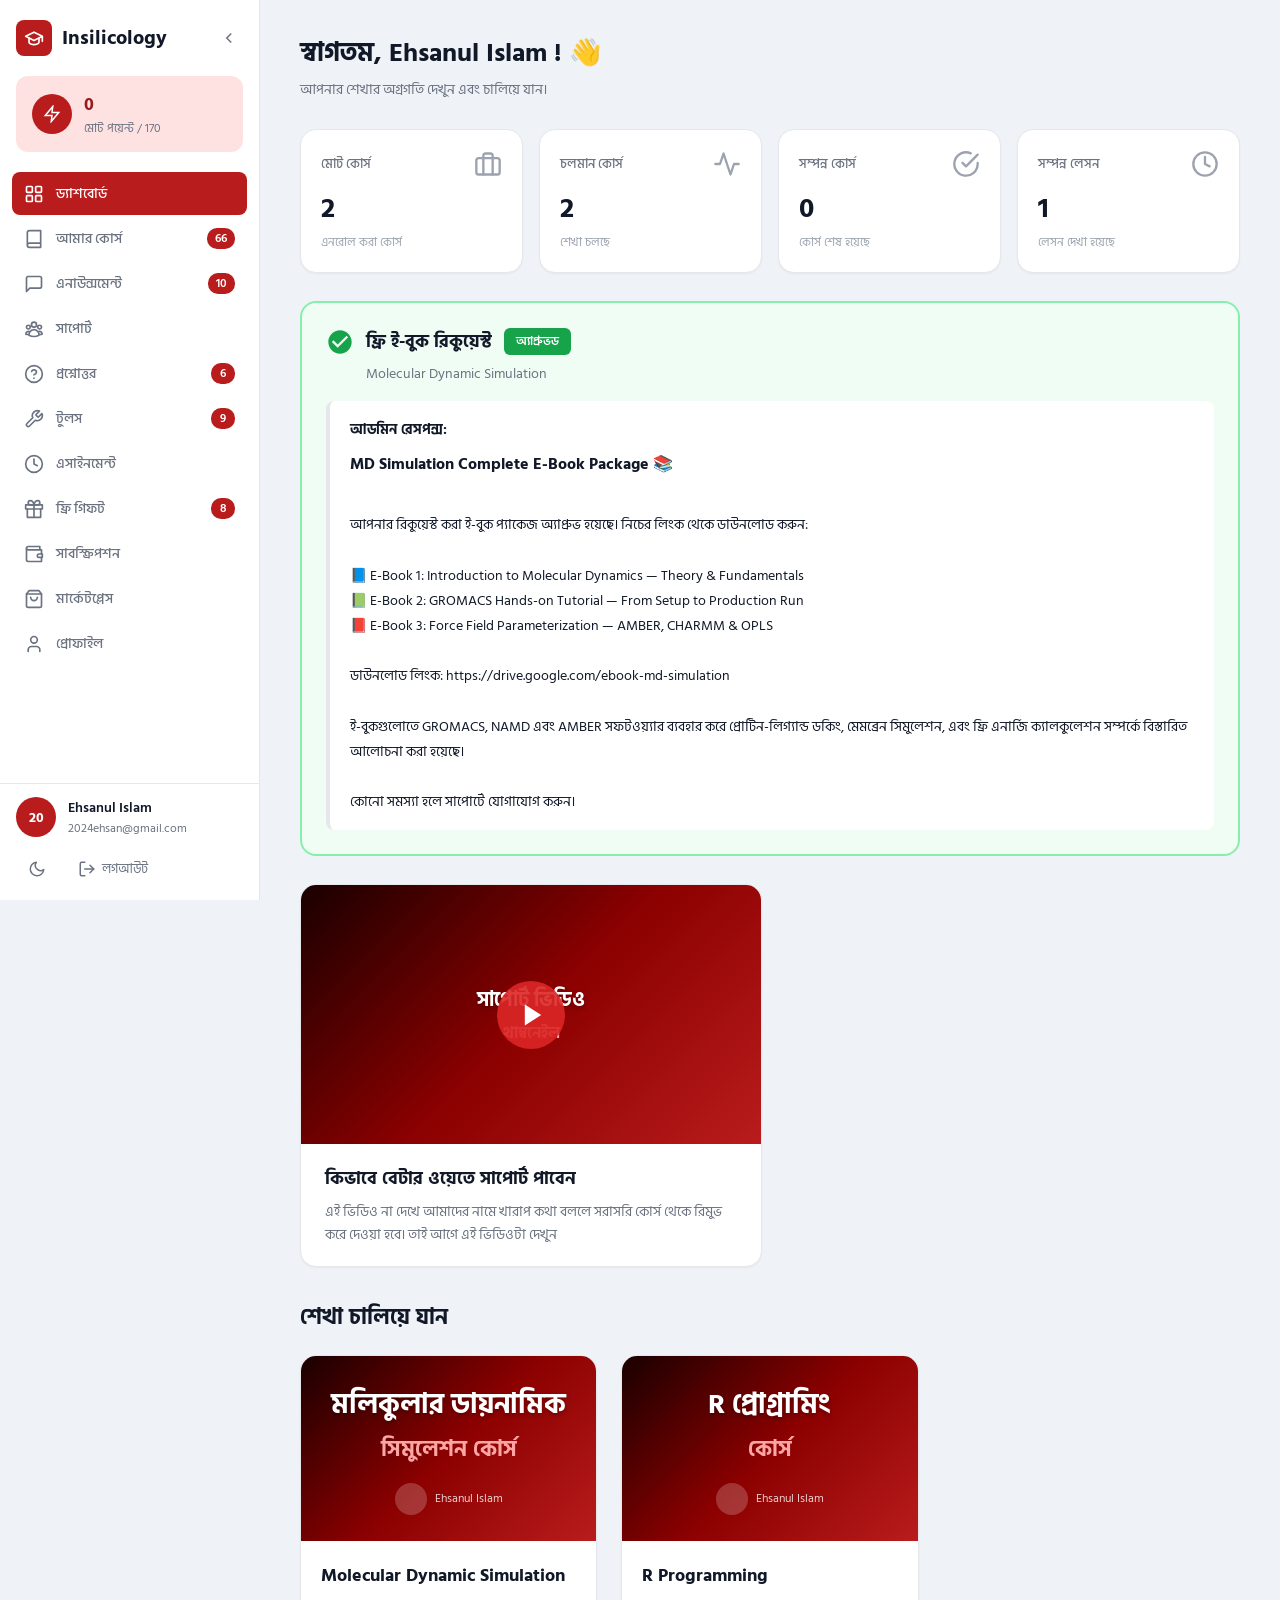
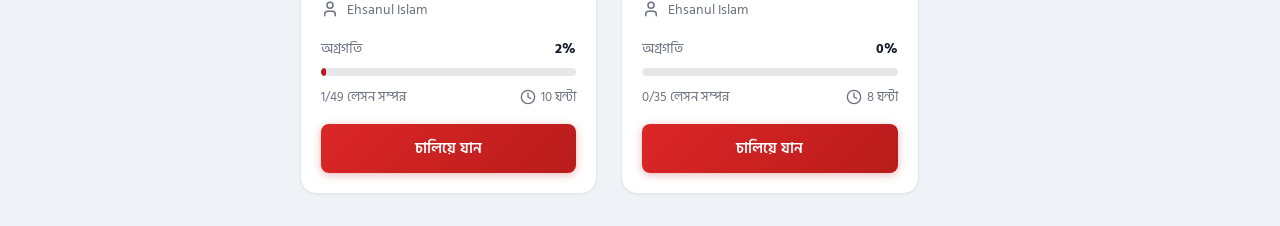
<file: index.html>
<!DOCTYPE html>
<html lang="bn">
<head>
  <meta charset="UTF-8">
  <meta name="viewport" content="width=device-width, initial-scale=1.0">
  <title>Insilicology - ড্যাশবোর্ড</title>
  <meta name="description" content="Insilicology - বাংলাদেশের সেরা অনলাইন লার্নিং প্ল্যাটফর্ম">
  <link rel="stylesheet" href="style.css">
</head>
<body>
  <div class="layout">

    <!-- ═══ MOBILE TOP BAR ═══ -->
    <header class="mobile-topbar" id="mobileTopbar">
      <button class="hamburger-btn" id="hamburgerBtn" aria-label="Open menu">
        <svg viewBox="0 0 24 24" width="24" height="24" fill="none" stroke="currentColor" stroke-width="2" stroke-linecap="round" stroke-linejoin="round"><line x1="3" y1="6" x2="21" y2="6"/><line x1="3" y1="12" x2="21" y2="12"/><line x1="3" y1="18" x2="21" y2="18"/></svg>
      </button>
      <div class="mobile-logo">
        <div class="logo-icon">
          <svg viewBox="0 0 24 24" width="18" height="18" fill="none" stroke="currentColor" stroke-width="2" stroke-linecap="round" stroke-linejoin="round"><path d="M22 10v6M2 10l10-5 10 5-10 5z"/><path d="M6 12v5c0 2 4 3 6 3s6-1 6-3v-5"/></svg>
        </div>
        <span class="logo-text">Insilicology</span>
      </div>
    </header>

    <!-- Sidebar Overlay -->
    <div class="sidebar-overlay" id="sidebarOverlay"></div>

    <!-- ═══ SIDEBAR ═══ -->
    <aside class="sidebar" id="sidebar">
      <div class="sidebar-header">
        <div class="logo">
          <div class="logo-icon">
            <svg viewBox="0 0 24 24" width="20" height="20" fill="none" stroke="currentColor" stroke-width="2" stroke-linecap="round" stroke-linejoin="round"><path d="M22 10v6M2 10l10-5 10 5-10 5z"/><path d="M6 12v5c0 2 4 3 6 3s6-1 6-3v-5"/></svg>
          </div>
          <span class="logo-text">Insilicology</span>
        </div>
        <button class="sidebar-collapse-btn" title="Collapse sidebar">
          <svg viewBox="0 0 24 24" width="18" height="18" fill="none" stroke="currentColor" stroke-width="2"><polyline points="15 18 9 12 15 6"/></svg>
        </button>
      </div>

      <!-- Points Card -->
      <div class="points-card">
        <div class="points-icon">
          <svg viewBox="0 0 24 24" width="18" height="18" fill="none" stroke="currentColor" stroke-width="2"><polygon points="13 2 3 14 12 14 11 22 21 10 12 10 13 2"/></svg>
        </div>
        <div class="points-info">
          <div class="points-value">0</div>
          <div class="points-label">মোট পয়েন্ট / 170</div>
        </div>
      </div>

      <!-- Navigation -->
      <nav class="sidebar-nav">
        <a href="#" class="nav-item active" id="nav-dashboard">
          <span class="nav-icon">
            <svg viewBox="0 0 24 24" fill="none" stroke="currentColor" stroke-width="2" stroke-linecap="round" stroke-linejoin="round"><rect x="3" y="3" width="7" height="7" rx="1"/><rect x="14" y="3" width="7" height="7" rx="1"/><rect x="3" y="14" width="7" height="7" rx="1"/><rect x="14" y="14" width="7" height="7" rx="1"/></svg>
          </span>
          ড্যাশবোর্ড
        </a>
        <a href="#" class="nav-item" id="nav-courses">
          <span class="nav-icon">
            <svg viewBox="0 0 24 24" fill="none" stroke="currentColor" stroke-width="2" stroke-linecap="round" stroke-linejoin="round"><path d="M4 19.5v-15A2.5 2.5 0 0 1 6.5 2H20v20H6.5a2.5 2.5 0 0 1 0-5H20"/></svg>
          </span>
          আমার কোর্স
          <span class="nav-badge">66</span>
        </a>
        <a href="#" class="nav-item" id="nav-announcements">
          <span class="nav-icon">
            <svg viewBox="0 0 24 24" fill="none" stroke="currentColor" stroke-width="2" stroke-linecap="round" stroke-linejoin="round"><path d="M21 15a2 2 0 0 1-2 2H7l-4 4V5a2 2 0 0 1 2-2h14a2 2 0 0 1 2 2z"/></svg>
          </span>
          এনাউন্সমেন্ট
          <span class="nav-badge">10</span>
        </a>
        <a href="#" class="nav-item" id="nav-support">
          <span class="nav-icon">
            <svg viewBox="0 0 24 24" fill="none" stroke="currentColor" stroke-width="2" stroke-linecap="round" stroke-linejoin="round"><path d="M18 18.72a9.094 9.094 0 0 0 3.741-.479 3 3 0 0 0-4.682-2.72m.94 3.198.001.031c0 .225-.012.447-.037.666A11.944 11.944 0 0 1 12 21c-2.17 0-4.207-.576-5.963-1.584A6.062 6.062 0 0 1 6 18.719m12 0a5.971 5.971 0 0 0-.941-3.197m0 0A5.995 5.995 0 0 0 12 12.75a5.995 5.995 0 0 0-5.058 2.772m0 0a3 3 0 0 0-4.681 2.72 8.986 8.986 0 0 0 3.74.477m.94-3.197a5.971 5.971 0 0 0-.94 3.197M15 6.75a3 3 0 1 1-6 0 3 3 0 0 1 6 0zm6 3a2.25 2.25 0 1 1-4.5 0 2.25 2.25 0 0 1 4.5 0zm-13.5 0a2.25 2.25 0 1 1-4.5 0 2.25 2.25 0 0 1 4.5 0z"/></svg>
          </span>
          সাপোর্ট
        </a>
        <a href="#" class="nav-item" id="nav-qa">
          <span class="nav-icon">
            <svg viewBox="0 0 24 24" fill="none" stroke="currentColor" stroke-width="2" stroke-linecap="round" stroke-linejoin="round"><circle cx="12" cy="12" r="10"/><path d="M9.09 9a3 3 0 0 1 5.83 1c0 2-3 3-3 3"/><line x1="12" y1="17" x2="12.01" y2="17"/></svg>
          </span>
          প্রশ্নোত্তর
          <span class="nav-badge">6</span>
        </a>
        <a href="#" class="nav-item" id="nav-tools">
          <span class="nav-icon">
            <svg viewBox="0 0 24 24" fill="none" stroke="currentColor" stroke-width="2" stroke-linecap="round" stroke-linejoin="round"><path d="M14.7 6.3a1 1 0 0 0 0 1.4l1.6 1.6a1 1 0 0 0 1.4 0l3.77-3.77a6 6 0 0 1-7.94 7.94l-6.91 6.91a2.12 2.12 0 0 1-3-3l6.91-6.91a6 6 0 0 1 7.94-7.94l-3.76 3.76z"/></svg>
          </span>
          টুলস
          <span class="nav-badge">9</span>
        </a>
        <a href="#" class="nav-item" id="nav-assignments">
          <span class="nav-icon">
            <svg viewBox="0 0 24 24" fill="none" stroke="currentColor" stroke-width="2" stroke-linecap="round" stroke-linejoin="round"><circle cx="12" cy="12" r="10"/><polyline points="12 6 12 12 16 14"/></svg>
          </span>
          এসাইনমেন্ট
        </a>
        <a href="#" class="nav-item" id="nav-freegift">
          <span class="nav-icon">
            <svg viewBox="0 0 24 24" fill="none" stroke="currentColor" stroke-width="2" stroke-linecap="round" stroke-linejoin="round"><polyline points="20 12 20 22 4 22 4 12"/><rect x="2" y="7" width="20" height="5"/><line x1="12" y1="22" x2="12" y2="7"/><path d="M12 7H7.5a2.5 2.5 0 0 1 0-5C11 2 12 7 12 7z"/><path d="M12 7h4.5a2.5 2.5 0 0 0 0-5C13 2 12 7 12 7z"/></svg>
          </span>
          ফ্রি গিফট
          <span class="nav-badge">8</span>
        </a>
        <a href="#" class="nav-item" id="nav-subscription">
          <span class="nav-icon">
            <svg viewBox="0 0 24 24" fill="none" stroke="currentColor" stroke-width="2" stroke-linecap="round" stroke-linejoin="round"><path d="M21 12V7H5a2 2 0 0 1 0-4h14v4"/><path d="M3 5v14a2 2 0 0 0 2 2h16v-5"/><path d="M18 12a2 2 0 0 0 0 4h4v-4Z"/></svg>
          </span>
          সাবস্ক্রিপশন
        </a>
        <a href="#" class="nav-item" id="nav-marketplace">
          <span class="nav-icon">
            <svg viewBox="0 0 24 24" fill="none" stroke="currentColor" stroke-width="2" stroke-linecap="round" stroke-linejoin="round"><path d="M6 2 3 6v14a2 2 0 0 0 2 2h14a2 2 0 0 0 2-2V6l-3-4z"/><line x1="3" y1="6" x2="21" y2="6"/><path d="M16 10a4 4 0 0 1-8 0"/></svg>
          </span>
          মার্কেটপ্লেস
        </a>
        <a href="#" class="nav-item" id="nav-profile">
          <span class="nav-icon">
            <svg viewBox="0 0 24 24" fill="none" stroke="currentColor" stroke-width="2" stroke-linecap="round" stroke-linejoin="round"><path d="M19 21v-2a4 4 0 0 0-4-4H9a4 4 0 0 0-4 4v2"/><circle cx="12" cy="7" r="4"/></svg>
          </span>
          প্রোফাইল
        </a>
      </nav>

      <!-- Sidebar Footer -->
      <div class="sidebar-footer">
        <div class="user-profile">
          <div class="user-avatar">20</div>
          <div class="user-info">
            <div class="user-name">Ehsanul Islam</div>
            <div class="user-email">2024ehsan@gmail.com</div>
          </div>
        </div>
        <div class="sidebar-actions">
          <button class="action-btn" id="darkModeToggle" title="Toggle Dark Mode">
            <svg viewBox="0 0 24 24" fill="none" stroke="currentColor" stroke-width="2" stroke-linecap="round" stroke-linejoin="round"><path d="M21 12.79A9 9 0 1 1 11.21 3 7 7 0 0 0 21 12.79z"/></svg>
          </button>
          <button class="action-btn" title="লগআউট">
            <svg viewBox="0 0 24 24" fill="none" stroke="currentColor" stroke-width="2" stroke-linecap="round" stroke-linejoin="round"><path d="M9 21H5a2 2 0 0 1-2-2V5a2 2 0 0 1 2-2h4"/><polyline points="16 17 21 12 16 7"/><line x1="21" y1="12" x2="9" y2="12"/></svg>
            লগআউট
          </button>
        </div>
      </div>
    </aside>

    <!-- ═══ MAIN CONTENT ═══ -->
    <main class="main-content">

      <!-- Welcome Header -->
      <div class="welcome-header">
        <h1 class="welcome-title">স্বাগতম, Ehsanul Islam ! 👋</h1>
        <p class="welcome-subtitle">আপনার শেখার অগ্রগতি দেখুন এবং চালিয়ে যান।</p>
      </div>

      <!-- Stats Grid -->
      <div class="stats-grid">
        <div class="stat-card">
          <div class="stat-card-header">
            <span class="stat-label">মোট কোর্স</span>
            <div class="stat-icon">
              <svg viewBox="0 0 24 24" fill="none" stroke="currentColor" stroke-width="2" stroke-linecap="round" stroke-linejoin="round"><rect x="2" y="7" width="20" height="14" rx="2" ry="2"/><path d="M16 21V5a2 2 0 0 0-2-2h-4a2 2 0 0 0-2 2v16"/></svg>
            </div>
          </div>
          <div class="stat-value">2</div>
          <div class="stat-description">এনরোল করা কোর্স</div>
        </div>
        <div class="stat-card">
          <div class="stat-card-header">
            <span class="stat-label">চলমান কোর্স</span>
            <div class="stat-icon">
              <svg viewBox="0 0 24 24" fill="none" stroke="currentColor" stroke-width="2" stroke-linecap="round" stroke-linejoin="round"><polyline points="22 12 18 12 15 21 9 3 6 12 2 12"/></svg>
            </div>
          </div>
          <div class="stat-value">2</div>
          <div class="stat-description">শেখা চলছে</div>
        </div>
        <div class="stat-card">
          <div class="stat-card-header">
            <span class="stat-label">সম্পন্ন কোর্স</span>
            <div class="stat-icon">
              <svg viewBox="0 0 24 24" fill="none" stroke="currentColor" stroke-width="2" stroke-linecap="round" stroke-linejoin="round"><path d="M22 11.08V12a10 10 0 1 1-5.93-9.14"/><polyline points="22 4 12 14.01 9 11.01"/></svg>
            </div>
          </div>
          <div class="stat-value">0</div>
          <div class="stat-description">কোর্স শেষ হয়েছে</div>
        </div>
        <div class="stat-card">
          <div class="stat-card-header">
            <span class="stat-label">সম্পন্ন লেসন</span>
            <div class="stat-icon">
              <svg viewBox="0 0 24 24" fill="none" stroke="currentColor" stroke-width="2" stroke-linecap="round" stroke-linejoin="round"><circle cx="12" cy="12" r="10"/><polyline points="12 6 12 12 16 14"/></svg>
            </div>
          </div>
          <div class="stat-value">1</div>
          <div class="stat-description">লেসন দেখা হয়েছে</div>
        </div>
      </div>

      <!-- Announcement Card -->
      <div class="announcement-card">
        <div class="announcement-header">
          <div class="announcement-check">
            <svg viewBox="0 0 24 24" fill="currentColor"><path d="M12 2C6.48 2 2 6.48 2 12s4.48 10 10 10 10-4.48 10-10S17.52 2 12 2zm-2 15l-5-5 1.41-1.41L10 14.17l7.59-7.59L19 8l-9 9z"/></svg>
          </div>
          <span class="announcement-title">ফ্রি ই-বুক রিকুয়েস্ট</span>
          <span class="announcement-badge">অ্যাপ্রুভড</span>
        </div>
        <div class="announcement-course">Molecular Dynamic Simulation</div>
        <div class="announcement-body">
          <strong>আডমিন রেসপন্স:</strong>
          <div class="credit-title">MD Simulation Complete E-Book Package 📚</div>
          <br>
          আপনার রিকুয়েস্ট করা ই-বুক প্যাকেজ অ্যাপ্রুভ হয়েছে। নিচের লিংক থেকে ডাউনলোড করুন:
          <br><br>
          📘 E-Book 1: Introduction to Molecular Dynamics — Theory & Fundamentals
          <br>
          📗 E-Book 2: GROMACS Hands-on Tutorial — From Setup to Production Run
          <br>
          📕 E-Book 3: Force Field Parameterization — AMBER, CHARMM & OPLS
          <br><br>
          ডাউনলোড লিংক: https://drive.google.com/ebook-md-simulation
          <br><br>
          ই-বুকগুলোতে GROMACS, NAMD এবং AMBER সফটওয়্যার ব্যবহার করে প্রোটিন-লিগ্যান্ড ডকিং, মেমব্রেন সিমুলেশন, এবং ফ্রি এনার্জি ক্যালকুলেশন সম্পর্কে বিস্তারিত আলোচনা করা হয়েছে।
          <br><br>
          কোনো সমস্যা হলে সাপোর্টে যোগাযোগ করুন।
        </div>
      </div>

      <!-- Support Video Card -->
      <div class="support-video-card">
        <div class="video-thumbnail">
          <div style="width:100%;height:100%;background:linear-gradient(135deg,#1a0000 0%,#8B0000 50%,#B91C1C 100%);display:flex;flex-direction:column;align-items:center;justify-content:center;color:white;padding:20px;text-align:center;">
            <div style="font-size:20px;font-weight:800;margin-bottom:4px;text-shadow:0 2px 4px rgba(0,0,0,0.3);">সাপোর্ট ভিডিও</div>
            <div style="font-size:16px;font-weight:700;color:#FCA5A5;">থাম্বনেইল</div>
          </div>
          <div class="play-btn-overlay">
            <svg viewBox="0 0 24 24" fill="currentColor"><polygon points="5 3 19 12 5 21 5 3"/></svg>
          </div>
        </div>
        <div class="video-info">
          <h3 class="video-title">কিভাবে বেটার ওয়েতে সাপোর্ট পাবেন</h3>
          <p class="video-desc">এই ভিডিও না দেখে আমাদের নামে খারাপ কথা বললে সরাসরি কোর্স থেকে রিমুভ করে দেওয়া হবে। তাই আগে এই ভিডিওটা দেখুন</p>
        </div>
      </div>

      <!-- Continue Learning Section -->
      <h2 class="section-title">শেখা চালিয়ে যান</h2>
      <div class="course-grid">
      <div class="course-card">
        <div class="course-image">
          <div style="width:100%;height:100%;background:linear-gradient(135deg,#1a0000 0%,#8B0000 50%,#B91C1C 100%);display:flex;flex-direction:column;align-items:center;justify-content:center;color:white;padding:20px;text-align:center;">
            <div style="font-size:28px;font-weight:800;margin-bottom:4px;text-shadow:0 2px 4px rgba(0,0,0,0.3);">মলিকুলার ডায়নামিক</div>
            <div style="font-size:22px;font-weight:700;color:#FCA5A5;">সিমুলেশন কোর্স</div>
            <div style="margin-top:16px;display:flex;gap:8px;align-items:center;">
              <div style="width:32px;height:32px;background:rgba(255,255,255,0.2);border-radius:50%;"></div>
              <span style="font-size:12px;opacity:0.8;">Ehsanul Islam</span>
            </div>
          </div>
        </div>
        <div class="course-content">
          <h3 class="course-title">Molecular Dynamic Simulation</h3>
          <div class="course-instructor">
            <svg viewBox="0 0 24 24" fill="none" stroke="currentColor" stroke-width="2" stroke-linecap="round" stroke-linejoin="round"><path d="M19 21v-2a4 4 0 0 0-4-4H9a4 4 0 0 0-4 4v2"/><circle cx="12" cy="7" r="4"/></svg>
            Ehsanul Islam
          </div>
          <div class="progress-section">
            <div class="progress-header">
              <span class="progress-label">অগ্রগতি</span>
              <span class="progress-percent">2%</span>
            </div>
            <div class="progress-bar-track">
              <div class="progress-bar-fill" style="width: 2%;"></div>
            </div>
            <div class="progress-meta">
              <span class="progress-meta-item">1/49 লেসন সম্পন্ন</span>
              <span class="progress-meta-item">
                <svg viewBox="0 0 24 24" fill="none" stroke="currentColor" stroke-width="2" stroke-linecap="round" stroke-linejoin="round"><circle cx="12" cy="12" r="10"/><polyline points="12 6 12 12 16 14"/></svg>
                10 ঘন্টা
              </span>
            </div>
          </div>
          <a href="learn.html" class="btn-continue">চালিয়ে যান</a>
        </div>
      </div>

      <div class="course-card">
        <div class="course-image">
          <div style="width:100%;height:100%;background:linear-gradient(135deg,#1a0000 0%,#8B0000 50%,#B91C1C 100%);display:flex;flex-direction:column;align-items:center;justify-content:center;color:white;padding:20px;text-align:center;">
            <div style="font-size:28px;font-weight:800;margin-bottom:4px;text-shadow:0 2px 4px rgba(0,0,0,0.3);">R প্রোগ্রামিং</div>
            <div style="font-size:22px;font-weight:700;color:#FCA5A5;">কোর্স</div>
            <div style="margin-top:16px;display:flex;gap:8px;align-items:center;">
              <div style="width:32px;height:32px;background:rgba(255,255,255,0.2);border-radius:50%;"></div>
              <span style="font-size:12px;opacity:0.8;">Ehsanul Islam</span>
            </div>
          </div>
        </div>
        <div class="course-content">
          <h3 class="course-title">R Programming</h3>
          <div class="course-instructor">
            <svg viewBox="0 0 24 24" fill="none" stroke="currentColor" stroke-width="2" stroke-linecap="round" stroke-linejoin="round"><path d="M19 21v-2a4 4 0 0 0-4-4H9a4 4 0 0 0-4 4v2"/><circle cx="12" cy="7" r="4"/></svg>
            Ehsanul Islam
          </div>
          <div class="progress-section">
            <div class="progress-header">
              <span class="progress-label">অগ্রগতি</span>
              <span class="progress-percent">0%</span>
            </div>
            <div class="progress-bar-track">
              <div class="progress-bar-fill" style="width: 0%;"></div>
            </div>
            <div class="progress-meta">
              <span class="progress-meta-item">0/35 লেসন সম্পন্ন</span>
              <span class="progress-meta-item">
                <svg viewBox="0 0 24 24" fill="none" stroke="currentColor" stroke-width="2" stroke-linecap="round" stroke-linejoin="round"><circle cx="12" cy="12" r="10"/><polyline points="12 6 12 12 16 14"/></svg>
                8 ঘন্টা
              </span>
            </div>
          </div>
          <a href="learn.html" class="btn-continue">চালিয়ে যান</a>
        </div>
      </div>
      </div>

    </main>
  </div>

  <script src="script.js"></script>
</body>
</html>
</file>
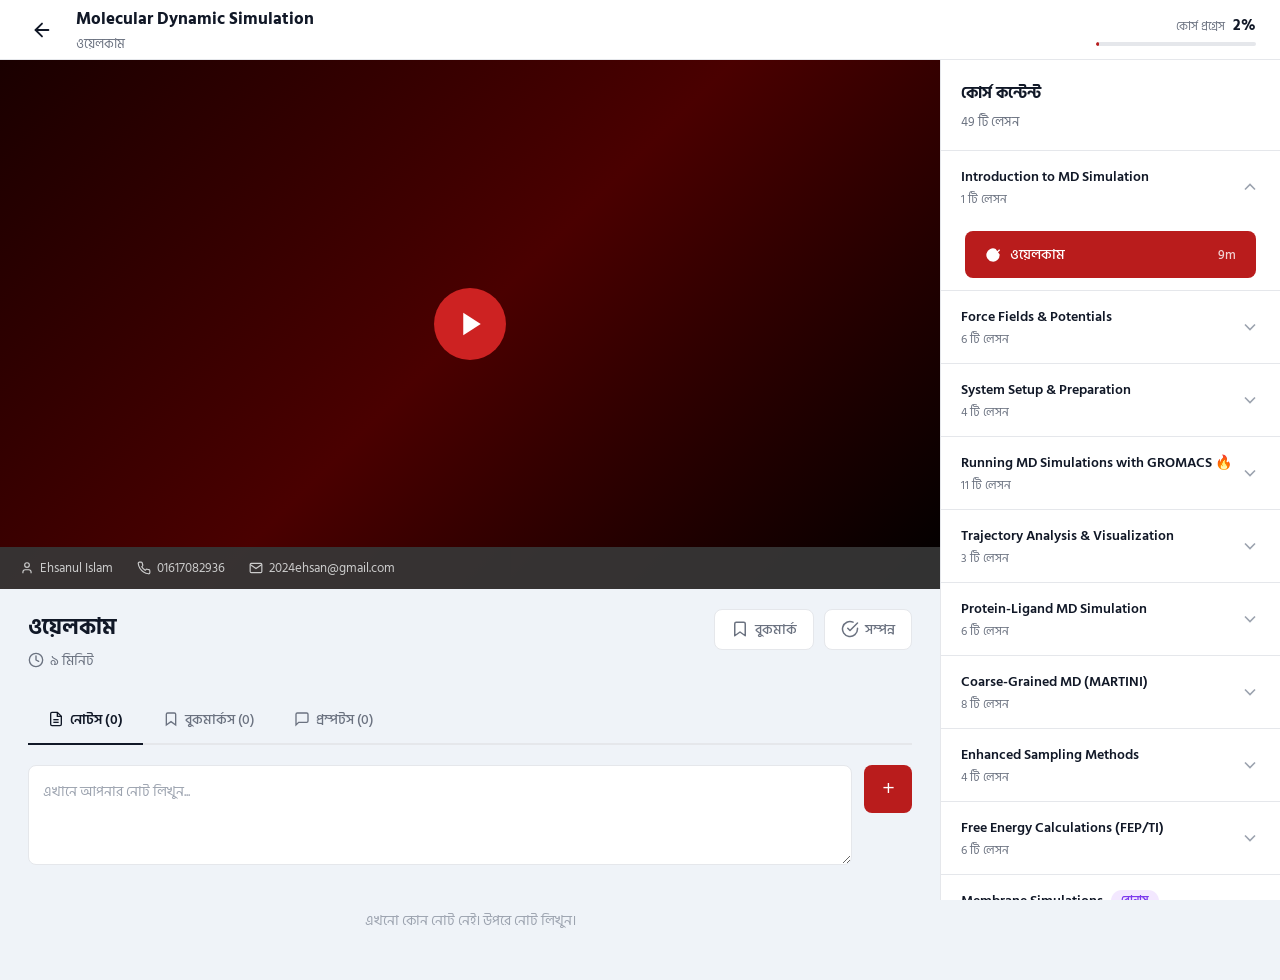
<file: learn.html>
<!DOCTYPE html>
<html lang="bn">
<head>
  <meta charset="UTF-8">
  <meta name="viewport" content="width=device-width, initial-scale=1.0">
  <title>Insilicology - কোর্স লার্নিং</title>
  <meta name="description" content="Insilicology - Molecular Dynamic Simulation কোর্স">
  <link rel="stylesheet" href="learn.css">
</head>
<body>

  <!-- ═══ STICKY HEADER ═══ -->
  <header class="learn-header">
    <a href="index.html" class="back-btn" title="Back to courses">
      <svg viewBox="0 0 24 24" fill="none" stroke="currentColor" stroke-width="2" stroke-linecap="round" stroke-linejoin="round"><line x1="19" y1="12" x2="5" y2="12"/><polyline points="12 19 5 12 12 5"/></svg>
    </a>
    <div class="header-course-info">
      <div class="header-course-title">Molecular Dynamic Simulation</div>
      <div class="header-lesson-name">ওয়েলকাম</div>
    </div>
    <div class="header-progress">
      <div style="display:flex;align-items:baseline;gap:8px;">
        <span class="header-progress-label">কোর্স প্রগ্রেস</span>
        <span class="header-progress-value">2%</span>
      </div>
      <div class="header-progress-bar">
        <div class="header-progress-fill" style="width:2%;"></div>
      </div>
    </div>
  </header>

  <!-- ═══ MAIN LAYOUT ═══ -->
  <div class="learn-layout">

    <!-- Left: Video + Lesson Content -->
    <div class="learn-main">

      <!-- Video Player -->
      <div class="video-container">
        <div class="video-placeholder">
          <div class="play-icon">
            <svg viewBox="0 0 24 24" fill="currentColor"><polygon points="5 3 19 12 5 21 5 3"/></svg>
          </div>
        </div>
        <div class="video-overlay-bar">
          <span class="overlay-item">
            <svg viewBox="0 0 24 24" fill="none" stroke="currentColor" stroke-width="2"><path d="M19 21v-2a4 4 0 0 0-4-4H9a4 4 0 0 0-4 4v2"/><circle cx="12" cy="7" r="4"/></svg>
            Ehsanul Islam
          </span>
          <span class="overlay-item">
            <svg viewBox="0 0 24 24" fill="none" stroke="currentColor" stroke-width="2"><path d="M22 16.92v3a2 2 0 0 1-2.18 2 19.79 19.79 0 0 1-8.63-3.07 19.5 19.5 0 0 1-6-6 19.79 19.79 0 0 1-3.07-8.67A2 2 0 0 1 4.11 2h3a2 2 0 0 1 2 1.72c.127.96.361 1.903.7 2.81a2 2 0 0 1-.45 2.11L8.09 9.91a16 16 0 0 0 6 6l1.27-1.27a2 2 0 0 1 2.11-.45c.907.338 1.85.573 2.81.7A2 2 0 0 1 22 16.92z"/></svg>
            01617082936
          </span>
          <span class="overlay-item">
            <svg viewBox="0 0 24 24" fill="none" stroke="currentColor" stroke-width="2"><path d="M4 4h16c1.1 0 2 .9 2 2v12c0 1.1-.9 2-2 2H4c-1.1 0-2-.9-2-2V6c0-1.1.9-2 2-2z"/><polyline points="22,6 12,13 2,6"/></svg>
            2024ehsan@gmail.com
          </span>
        </div>
      </div>

      <!-- Lesson Info -->
      <div class="lesson-info">
        <div class="lesson-top-row">
          <div class="lesson-title-area">
            <h2>ওয়েলকাম</h2>
            <div class="lesson-duration">
              <svg viewBox="0 0 24 24" fill="none" stroke="currentColor" stroke-width="2" stroke-linecap="round" stroke-linejoin="round"><circle cx="12" cy="12" r="10"/><polyline points="12 6 12 12 16 14"/></svg>
              ৯ মিনিট
            </div>
          </div>
          <div class="lesson-actions">
            <button class="action-button">
              <svg viewBox="0 0 24 24" fill="none" stroke="currentColor" stroke-width="2" stroke-linecap="round" stroke-linejoin="round"><path d="M19 21l-7-5-7 5V5a2 2 0 0 1 2-2h10a2 2 0 0 1 2 2z"/></svg>
              বুকমার্ক
            </button>
            <button class="action-button">
              <svg viewBox="0 0 24 24" fill="none" stroke="currentColor" stroke-width="2" stroke-linecap="round" stroke-linejoin="round"><path d="M22 11.08V12a10 10 0 1 1-5.93-9.14"/><polyline points="22 4 12 14.01 9 11.01"/></svg>
              সম্পন্ন
            </button>
          </div>
        </div>
      </div>

      <!-- Tabs Section -->
      <div class="tabs-section">
        <div class="tabs-header">
          <button class="tab-btn active" data-tab="notes">
            <svg viewBox="0 0 24 24" fill="none" stroke="currentColor" stroke-width="2"><path d="M14 2H6a2 2 0 0 0-2 2v16a2 2 0 0 0 2 2h12a2 2 0 0 0 2-2V8z"/><polyline points="14 2 14 8 20 8"/><line x1="16" y1="13" x2="8" y2="13"/><line x1="16" y1="17" x2="8" y2="17"/></svg>
            নোটস (0)
          </button>
          <button class="tab-btn" data-tab="bookmarks">
            <svg viewBox="0 0 24 24" fill="none" stroke="currentColor" stroke-width="2"><path d="M19 21l-7-5-7 5V5a2 2 0 0 1 2-2h10a2 2 0 0 1 2 2z"/></svg>
            বুকমার্কস (0)
          </button>
          <button class="tab-btn" data-tab="prompts">
            <svg viewBox="0 0 24 24" fill="none" stroke="currentColor" stroke-width="2"><path d="M21 15a2 2 0 0 1-2 2H7l-4 4V5a2 2 0 0 1 2-2h14a2 2 0 0 1 2 2z"/></svg>
            প্রম্পটস (0)
          </button>
        </div>

        <div class="notes-area">
          <textarea class="notes-textarea" placeholder="এখানে আপনার নোট লিখুন..."></textarea>
          <button class="add-note-btn">+</button>
        </div>

        <div class="empty-notes">এখনো কোন নোট নেই। উপরে নোট লিখুন।</div>
      </div>
    </div>

    <!-- Right: Course Content Sidebar -->
    <aside class="course-sidebar">
      <div class="sidebar-heading">
        <h3>কোর্স কন্টেন্ট</h3>
        <span class="lesson-count">49 টি লেসন</span>
      </div>

      <!-- Module 1 - Open with active lesson -->
      <div class="module-item open">
        <div class="module-header" onclick="this.parentElement.classList.toggle('open')">
          <div class="module-title-area">
            <div class="module-title">Introduction to MD Simulation</div>
            <div class="module-lesson-count">1 টি লেসন</div>
          </div>
          <svg class="module-chevron" viewBox="0 0 24 24" fill="none" stroke="currentColor" stroke-width="2"><polyline points="6 9 12 15 18 9"/></svg>
        </div>
        <div class="module-lessons">
          <div class="active-lesson">
            <span>
              <svg viewBox="0 0 24 24" fill="currentColor" width="16" height="16" style="width:16px;height:16px;margin-right:6px;vertical-align:middle;"><path d="M22 11.08V12a10 10 0 1 1-5.93-9.14"/><polyline points="22 4 12 14.01 9 11.01" fill="none" stroke="currentColor" stroke-width="2"/></svg>
              ওয়েলকাম
            </span>
            <span class="active-lesson-duration">9m</span>
          </div>
        </div>
      </div>

      <!-- Module 2 -->
      <div class="module-item">
        <div class="module-header" onclick="this.parentElement.classList.toggle('open')">
          <div class="module-title-area">
            <div class="module-title">Force Fields & Potentials</div>
            <div class="module-lesson-count">6 টি লেসন</div>
          </div>
          <svg class="module-chevron" viewBox="0 0 24 24" fill="none" stroke="currentColor" stroke-width="2"><polyline points="6 9 12 15 18 9"/></svg>
        </div>
        <div class="module-lessons">
          <div class="lesson-list-item"><svg viewBox="0 0 24 24" fill="none" stroke="currentColor" stroke-width="2"><polygon points="5 3 19 12 5 21 5 3"/></svg><span class="lesson-name">Lennard-Jones Potential</span><span class="lesson-time">12m</span></div>
          <div class="lesson-list-item"><svg viewBox="0 0 24 24" fill="none" stroke="currentColor" stroke-width="2"><polygon points="5 3 19 12 5 21 5 3"/></svg><span class="lesson-name">Coulombic Interactions</span><span class="lesson-time">15m</span></div>
          <div class="lesson-list-item"><svg viewBox="0 0 24 24" fill="none" stroke="currentColor" stroke-width="2"><polygon points="5 3 19 12 5 21 5 3"/></svg><span class="lesson-name">AMBER Force Field</span><span class="lesson-time">20m</span></div>
          <div class="lesson-list-item"><svg viewBox="0 0 24 24" fill="none" stroke="currentColor" stroke-width="2"><polygon points="5 3 19 12 5 21 5 3"/></svg><span class="lesson-name">CHARMM Force Field</span><span class="lesson-time">18m</span></div>
          <div class="lesson-list-item"><svg viewBox="0 0 24 24" fill="none" stroke="currentColor" stroke-width="2"><polygon points="5 3 19 12 5 21 5 3"/></svg><span class="lesson-name">OPLS & GROMOS</span><span class="lesson-time">14m</span></div>
          <div class="lesson-list-item"><svg viewBox="0 0 24 24" fill="none" stroke="currentColor" stroke-width="2"><polygon points="5 3 19 12 5 21 5 3"/></svg><span class="lesson-name">Parameterization Basics</span><span class="lesson-time">16m</span></div>
        </div>
      </div>

      <!-- Module 3 -->
      <div class="module-item">
        <div class="module-header" onclick="this.parentElement.classList.toggle('open')">
          <div class="module-title-area">
            <div class="module-title">System Setup & Preparation</div>
            <div class="module-lesson-count">4 টি লেসন</div>
          </div>
          <svg class="module-chevron" viewBox="0 0 24 24" fill="none" stroke="currentColor" stroke-width="2"><polyline points="6 9 12 15 18 9"/></svg>
        </div>
        <div class="module-lessons">
          <div class="lesson-list-item"><svg viewBox="0 0 24 24" fill="none" stroke="currentColor" stroke-width="2"><polygon points="5 3 19 12 5 21 5 3"/></svg><span class="lesson-name">PDB File Preparation</span><span class="lesson-time">22m</span></div>
          <div class="lesson-list-item"><svg viewBox="0 0 24 24" fill="none" stroke="currentColor" stroke-width="2"><polygon points="5 3 19 12 5 21 5 3"/></svg><span class="lesson-name">Solvation & Ionization</span><span class="lesson-time">18m</span></div>
          <div class="lesson-list-item"><svg viewBox="0 0 24 24" fill="none" stroke="currentColor" stroke-width="2"><polygon points="5 3 19 12 5 21 5 3"/></svg><span class="lesson-name">Energy Minimization</span><span class="lesson-time">15m</span></div>
          <div class="lesson-list-item"><svg viewBox="0 0 24 24" fill="none" stroke="currentColor" stroke-width="2"><polygon points="5 3 19 12 5 21 5 3"/></svg><span class="lesson-name">Equilibration (NVT/NPT)</span><span class="lesson-time">25m</span></div>
        </div>
      </div>

      <!-- Module 4 -->
      <div class="module-item">
        <div class="module-header" onclick="this.parentElement.classList.toggle('open')">
          <div class="module-title-area">
            <div class="module-title">Running MD Simulations with GROMACS 🔥</div>
            <div class="module-lesson-count">11 টি লেসন</div>
          </div>
          <svg class="module-chevron" viewBox="0 0 24 24" fill="none" stroke="currentColor" stroke-width="2"><polyline points="6 9 12 15 18 9"/></svg>
        </div>
        <div class="module-lessons"></div>
      </div>

      <!-- Module 5 -->
      <div class="module-item">
        <div class="module-header" onclick="this.parentElement.classList.toggle('open')">
          <div class="module-title-area">
            <div class="module-title">Trajectory Analysis & Visualization</div>
            <div class="module-lesson-count">3 টি লেসন</div>
          </div>
          <svg class="module-chevron" viewBox="0 0 24 24" fill="none" stroke="currentColor" stroke-width="2"><polyline points="6 9 12 15 18 9"/></svg>
        </div>
        <div class="module-lessons"></div>
      </div>

      <!-- Module 6 -->
      <div class="module-item">
        <div class="module-header" onclick="this.parentElement.classList.toggle('open')">
          <div class="module-title-area">
            <div class="module-title">Protein-Ligand MD Simulation</div>
            <div class="module-lesson-count">6 টি লেসন</div>
          </div>
          <svg class="module-chevron" viewBox="0 0 24 24" fill="none" stroke="currentColor" stroke-width="2"><polyline points="6 9 12 15 18 9"/></svg>
        </div>
        <div class="module-lessons"></div>
      </div>

      <!-- Module 7 -->
      <div class="module-item">
        <div class="module-header" onclick="this.parentElement.classList.toggle('open')">
          <div class="module-title-area">
            <div class="module-title">Coarse-Grained MD (MARTINI)</div>
            <div class="module-lesson-count">8 টি লেসন</div>
          </div>
          <svg class="module-chevron" viewBox="0 0 24 24" fill="none" stroke="currentColor" stroke-width="2"><polyline points="6 9 12 15 18 9"/></svg>
        </div>
        <div class="module-lessons"></div>
      </div>

      <!-- Module 8 -->
      <div class="module-item">
        <div class="module-header" onclick="this.parentElement.classList.toggle('open')">
          <div class="module-title-area">
            <div class="module-title">Enhanced Sampling Methods</div>
            <div class="module-lesson-count">4 টি লেসন</div>
          </div>
          <svg class="module-chevron" viewBox="0 0 24 24" fill="none" stroke="currentColor" stroke-width="2"><polyline points="6 9 12 15 18 9"/></svg>
        </div>
        <div class="module-lessons"></div>
      </div>

      <!-- Module 9 -->
      <div class="module-item">
        <div class="module-header" onclick="this.parentElement.classList.toggle('open')">
          <div class="module-title-area">
            <div class="module-title">Free Energy Calculations (FEP/TI)</div>
            <div class="module-lesson-count">6 টি লেসন</div>
          </div>
          <svg class="module-chevron" viewBox="0 0 24 24" fill="none" stroke="currentColor" stroke-width="2"><polyline points="6 9 12 15 18 9"/></svg>
        </div>
        <div class="module-lessons"></div>
      </div>

      <!-- Module 10 - Bonus -->
      <div class="module-item">
        <div class="module-header" onclick="this.parentElement.classList.toggle('open')">
          <div class="module-title-area">
            <div class="module-title">Membrane Simulations <span class="badge badge-bonus">বোনাস</span></div>
            <div class="module-lesson-count">5 টি লেসন</div>
          </div>
          <svg class="module-chevron" viewBox="0 0 24 24" fill="none" stroke="currentColor" stroke-width="2"><polyline points="6 9 12 15 18 9"/></svg>
        </div>
        <div class="module-lessons"></div>
      </div>

      <!-- Module 11 - Bonus -->
      <div class="module-item">
        <div class="module-header" onclick="this.parentElement.classList.toggle('open')">
          <div class="module-title-area">
            <div class="module-title">Advanced Visualization with VMD & PyMOL <span class="badge badge-bonus">বোনাস</span></div>
            <div class="module-lesson-count">4 টি লেসন</div>
          </div>
          <svg class="module-chevron" viewBox="0 0 24 24" fill="none" stroke="currentColor" stroke-width="2"><polyline points="6 9 12 15 18 9"/></svg>
        </div>
        <div class="module-lessons"></div>
      </div>

      <!-- Module 12 - Bonus -->
      <div class="module-item">
        <div class="module-header" onclick="this.parentElement.classList.toggle('open')">
          <div class="module-title-area">
            <div class="module-title">Machine Learning in MD <span class="badge badge-bonus">বোনাস</span></div>
            <div class="module-lesson-count">4 টি লেসন</div>
          </div>
          <svg class="module-chevron" viewBox="0 0 24 24" fill="none" stroke="currentColor" stroke-width="2"><polyline points="6 9 12 15 18 9"/></svg>
        </div>
        <div class="module-lessons"></div>
      </div>

      <!-- Module 13 - Bonus + Upcoming -->
      <div class="module-item">
        <div class="module-header" onclick="this.parentElement.classList.toggle('open')">
          <div class="module-title-area">
            <div class="module-title">QM/MM Hybrid Simulations <span class="badge badge-bonus">বোনাস</span></div>
            <div style="display:flex;align-items:center;gap:6px;margin-top:4px;">
              <span class="badge badge-upcoming">🕐 আপকামিং</span>
            </div>
            <div class="module-lesson-count" style="font-size:11px;color:#2563EB;">৪৫ এপ্রি, ০৫:০৬ PM</div>
          </div>
          <svg class="module-chevron" viewBox="0 0 24 24" fill="none" stroke="currentColor" stroke-width="2"><polyline points="6 9 12 15 18 9"/></svg>
        </div>
        <div class="module-lessons"></div>
      </div>

    </aside>
  </div>

  <script>
    // Tab switching
    document.querySelectorAll('.tab-btn').forEach(btn => {
      btn.addEventListener('click', () => {
        document.querySelectorAll('.tab-btn').forEach(b => b.classList.remove('active'));
        btn.classList.add('active');
      });
    });
  </script>
</body>
</html>
</file>
<file: style.css>
@import url('https://fonts.googleapis.com/css2?family=Hind+Siliguri:wght@300;400;500;600;700&display=swap');

/* ═══════════════════════════════════════════
   CSS Variables / Design Tokens
   ═══════════════════════════════════════════ */
:root {
  --primary: #B91C1C;
  --primary-light: rgba(185, 28, 28, 0.1);
  --primary-foreground: #ffffff;

  --bg-page: #EFF3F8;
  --bg-card: #ffffff;
  --bg-sidebar: #ffffff;

  --text-primary: #111827;
  --text-secondary: #6B7280;
  --text-muted: #9CA3AF;

  --border-color: #E5E7EB;
  --shadow-sm: 0 1px 2px rgba(0,0,0,0.05);
  --shadow-md: 0 4px 6px -1px rgba(0,0,0,0.07), 0 2px 4px -2px rgba(0,0,0,0.05);

  --radius-md: 8px;
  --radius-lg: 12px;
  --radius-xl: 16px;

  --sidebar-width: 260px;

  --announcement-bg: #F0FDF4;
  --announcement-border: #86EFAC;
  --approved-bg: #16A34A;
  --approved-text: #ffffff;

  --points-bg: #FEE2E2;
  --points-text: #991B1B;
}

/* Dark mode */
.dark {
  --bg-page: #0F172A;
  --bg-card: #1E293B;
  --bg-sidebar: #1E293B;
  --text-primary: #F1F5F9;
  --text-secondary: #94A3B8;
  --text-muted: #64748B;
  --border-color: #334155;
  --shadow-sm: 0 1px 2px rgba(0,0,0,0.3);
  --shadow-md: 0 4px 6px rgba(0,0,0,0.3);
  --announcement-bg: #052e16;
  --announcement-border: #166534;
  --points-bg: rgba(185, 28, 28, 0.2);
  --points-text: #FCA5A5;
}

/* ═══════════════════════════════════════════
   Reset / Base
   ═══════════════════════════════════════════ */
*, *::before, *::after {
  margin: 0;
  padding: 0;
  box-sizing: border-box;
}

html {
  font-size: 16px;
  scroll-behavior: smooth;
}

body {
  font-family: 'Hind Siliguri', sans-serif;
  background: var(--bg-page);
  color: var(--text-primary);
  min-height: 100vh;
  display: flex;
  transition: background 0.3s ease, color 0.3s ease;
}

a { text-decoration: none; color: inherit; }
button { border: none; cursor: pointer; font-family: inherit; }
img { max-width: 100%; display: block; }

/* ═══════════════════════════════════════════
   Layout
   ═══════════════════════════════════════════ */
.layout {
  display: flex;
  width: 100%;
  min-height: 100vh;
}

/* ═══════════════════════════════════════════
   Sidebar
   ═══════════════════════════════════════════ */
.sidebar {
  width: var(--sidebar-width);
  background: var(--bg-sidebar);
  border-right: 1px solid var(--border-color);
  display: flex;
  flex-direction: column;
  position: fixed;
  top: 0;
  left: 0;
  bottom: 0;
  z-index: 50;
  transition: background 0.3s ease, border-color 0.3s ease;
}

.sidebar-header {
  padding: 20px 16px 8px;
  display: flex;
  align-items: center;
  justify-content: space-between;
}

.logo {
  display: flex;
  align-items: center;
  gap: 10px;
}

.logo-icon {
  width: 36px;
  height: 36px;
  background: var(--primary);
  border-radius: var(--radius-md);
  display: flex;
  align-items: center;
  justify-content: center;
  color: white;
  font-size: 18px;
}

.logo-text {
  font-size: 20px;
  font-weight: 700;
  color: var(--text-primary);
}

.sidebar-collapse-btn {
  width: 28px;
  height: 28px;
  background: transparent;
  color: var(--text-secondary);
  display: flex;
  align-items: center;
  justify-content: center;
  border-radius: 6px;
  font-size: 18px;
  transition: background 0.2s;
}
.sidebar-collapse-btn:hover {
  background: var(--primary-light);
}

/* Points Card */
.points-card {
  margin: 12px 16px;
  padding: 14px 16px;
  background: var(--points-bg);
  border-radius: var(--radius-lg);
  display: flex;
  align-items: center;
  gap: 12px;
}

.points-icon {
  width: 40px;
  height: 40px;
  background: var(--primary);
  border-radius: 50%;
  display: flex;
  align-items: center;
  justify-content: center;
  color: white;
  font-size: 18px;
}

.points-info {
  flex: 1;
}

.points-value {
  font-size: 18px;
  font-weight: 700;
  color: var(--points-text);
}

.points-label {
  font-size: 12px;
  color: var(--text-secondary);
}

/* Sidebar Nav */
.sidebar-nav {
  flex: 1;
  overflow-y: auto;
  padding: 8px 12px;
}

.nav-item {
  display: flex;
  align-items: center;
  gap: 12px;
  padding: 10px 12px;
  border-radius: var(--radius-md);
  font-size: 14px;
  font-weight: 500;
  color: var(--text-secondary);
  transition: all 0.2s ease;
  margin-bottom: 2px;
  position: relative;
  cursor: pointer;
}

.nav-item:hover {
  background: var(--primary-light);
  color: var(--primary);
}

.nav-item.active {
  background: var(--primary);
  color: var(--primary-foreground);
}

.nav-item .nav-icon {
  width: 20px;
  height: 20px;
  display: flex;
  align-items: center;
  justify-content: center;
  font-size: 16px;
  flex-shrink: 0;
}

.nav-item .nav-icon svg {
  width: 20px;
  height: 20px;
}

.nav-badge {
  margin-left: auto;
  padding: 1px 8px;
  border-radius: 10px;
  font-size: 12px;
  font-weight: 600;
  min-width: 24px;
  text-align: center;
}

.nav-item:not(.active) .nav-badge {
  background: var(--primary);
  color: var(--primary-foreground);
}

.nav-item.active .nav-badge {
  background: rgba(255,255,255,0.2);
  color: var(--primary-foreground);
}

/* Sidebar Footer */
.sidebar-footer {
  border-top: 1px solid var(--border-color);
  padding: 12px 16px;
}

.user-profile {
  display: flex;
  align-items: center;
  gap: 12px;
  margin-bottom: 12px;
}

.user-avatar {
  width: 40px;
  height: 40px;
  border-radius: 50%;
  background: var(--primary);
  display: flex;
  align-items: center;
  justify-content: center;
  color: white;
  font-weight: 700;
  font-size: 14px;
  flex-shrink: 0;
}

.user-info {
  flex: 1;
  min-width: 0;
}

.user-name {
  font-size: 14px;
  font-weight: 600;
  color: var(--text-primary);
  white-space: nowrap;
  overflow: hidden;
  text-overflow: ellipsis;
}

.user-email {
  font-size: 12px;
  color: var(--text-secondary);
  white-space: nowrap;
  overflow: hidden;
  text-overflow: ellipsis;
}

.sidebar-actions {
  display: flex;
  align-items: center;
  gap: 8px;
}

.action-btn {
  display: flex;
  align-items: center;
  gap: 6px;
  padding: 8px 12px;
  background: transparent;
  color: var(--text-secondary);
  border-radius: var(--radius-md);
  font-size: 13px;
  transition: all 0.2s;
}

.action-btn:hover {
  background: var(--primary-light);
  color: var(--primary);
}

.action-btn svg {
  width: 18px;
  height: 18px;
}

/* ═══════════════════════════════════════════
   Main Content
   ═══════════════════════════════════════════ */
.main-content {
  margin-left: var(--sidebar-width);
  flex: 1;
  padding: 32px 40px;
  max-width: 100%;
}

/* Welcome Header */
.welcome-header {
  margin-bottom: 28px;
}

.welcome-title {
  font-size: 26px;
  font-weight: 700;
  color: var(--text-primary);
  margin-bottom: 4px;
}

.welcome-subtitle {
  font-size: 14px;
  color: var(--text-secondary);
}

/* Stat Cards Grid */
.stats-grid {
  display: grid;
  grid-template-columns: repeat(4, 1fr);
  gap: 16px;
  margin-bottom: 28px;
}

.stat-card {
  background: var(--bg-card);
  border: 1px solid var(--border-color);
  border-radius: var(--radius-xl);
  padding: 20px;
  box-shadow: var(--shadow-sm);
  transition: transform 0.2s ease, box-shadow 0.2s ease, background 0.3s ease;
}

.stat-card:hover {
  transform: translateY(-2px);
  box-shadow: var(--shadow-md);
}

.stat-card-header {
  display: flex;
  align-items: center;
  justify-content: space-between;
  margin-bottom: 8px;
}

.stat-label {
  font-size: 13px;
  color: var(--text-secondary);
  font-weight: 500;
}

.stat-icon {
  width: 28px;
  height: 28px;
  color: var(--text-muted);
}

.stat-icon svg {
  width: 100%;
  height: 100%;
}

.stat-value {
  font-size: 28px;
  font-weight: 700;
  color: var(--text-primary);
  margin-bottom: 2px;
}

.stat-description {
  font-size: 12px;
  color: var(--text-muted);
}

/* ═══════════════════════════════════════════
   Announcement Card
   ═══════════════════════════════════════════ */
.announcement-card {
  background: var(--announcement-bg);
  border: 2px solid var(--announcement-border);
  border-radius: var(--radius-xl);
  padding: 24px;
  margin-bottom: 28px;
  transition: background 0.3s ease, border-color 0.3s ease;
}

.announcement-header {
  display: flex;
  align-items: center;
  gap: 12px;
  margin-bottom: 6px;
}

.announcement-check {
  width: 28px;
  height: 28px;
  color: #16A34A;
  flex-shrink: 0;
}

.announcement-title {
  font-size: 18px;
  font-weight: 700;
  color: var(--text-primary);
}

.announcement-badge {
  display: inline-block;
  padding: 4px 12px;
  background: var(--approved-bg);
  color: var(--approved-text);
  border-radius: 6px;
  font-size: 12px;
  font-weight: 600;
}

.announcement-course {
  font-size: 14px;
  color: var(--text-secondary);
  margin-bottom: 16px;
  padding-left: 40px;
}

.announcement-body {
  background: var(--bg-card);
  border-radius: var(--radius-md);
  padding: 16px 20px;
  border-left: 4px solid var(--border-color);
  font-size: 14px;
  color: var(--text-primary);
  line-height: 1.8;
}

.announcement-body strong {
  display: block;
  margin-bottom: 4px;
}

.announcement-body .credit-title {
  font-size: 16px;
  font-weight: 700;
  margin: 8px 0;
}

/* ═══════════════════════════════════════════
   Video / Support Card
   ═══════════════════════════════════════════ */
.support-video-card {
  background: var(--bg-card);
  border: 1px solid var(--border-color);
  border-radius: var(--radius-xl);
  overflow: hidden;
  margin-bottom: 32px;
  box-shadow: var(--shadow-sm);
  transition: background 0.3s ease;
  max-width: calc(50% - 8px); /* Takes up 2 stat-card columns worth of space */
}

.video-thumbnail {
  position: relative;
  width: 100%;
  aspect-ratio: 16/9;
  background: #1a1a1a;
  overflow: hidden;
}

.video-thumbnail img {
  width: 100%;
  height: 100%;
  object-fit: cover;
  opacity: 0.85;
}

.play-btn-overlay {
  position: absolute;
  top: 50%;
  left: 50%;
  transform: translate(-50%, -50%);
  width: 68px;
  height: 68px;
  background: rgba(220, 38, 38, 0.9);
  border-radius: 50%;
  display: flex;
  align-items: center;
  justify-content: center;
  transition: transform 0.2s ease, background 0.2s ease;
  cursor: pointer;
}

.play-btn-overlay:hover {
  transform: translate(-50%, -50%) scale(1.1);
  background: rgba(220, 38, 38, 1);
}

.play-btn-overlay svg {
  width: 28px;
  height: 28px;
  color: white;
  margin-left: 3px;
}

.video-info {
  padding: 20px 24px;
}

.video-title {
  font-size: 18px;
  font-weight: 700;
  color: var(--text-primary);
  margin-bottom: 8px;
}

.video-desc {
  font-size: 14px;
  color: var(--text-secondary);
  line-height: 1.6;
}

/* ═══════════════════════════════════════════
   Continue Learning Section
   ═══════════════════════════════════════════ */
.section-title {
  font-size: 22px;
  font-weight: 700;
  color: var(--text-primary);
  margin-bottom: 20px;
}

.course-grid {
  display: grid;
  grid-template-columns: repeat(3, 1fr);
  gap: 24px;
  width: 100%;
}

.course-card {
  background: var(--bg-card);
  border: 1px solid var(--border-color);
  border-radius: var(--radius-xl);
  overflow: hidden;
  box-shadow: var(--shadow-sm);
  transition: transform 0.2s ease, box-shadow 0.2s ease, background 0.3s ease;
  display: flex;
  flex-direction: column;
}

.course-card:hover {
  transform: translateY(-2px);
  box-shadow: var(--shadow-md);
}

.course-image {
  width: 100%;
  aspect-ratio: 16/10;
  background: linear-gradient(135deg, #1a0000, #4a0000);
  position: relative;
  overflow: hidden;
}

.course-image img {
  width: 100%;
  height: 100%;
  object-fit: cover;
}

.course-content {
  padding: 20px;
  flex: 1;
  display: flex;
  flex-direction: column;
}

.course-title {
  font-size: 18px;
  font-weight: 700;
  color: var(--text-primary);
  margin-bottom: 8px;
}

.course-instructor {
  display: flex;
  align-items: center;
  gap: 8px;
  font-size: 14px;
  color: var(--text-secondary);
  margin-bottom: 16px;
}

.course-instructor svg {
  width: 18px;
  height: 18px;
}

.progress-section {
  margin-bottom: 16px;
  margin-top: auto;
}

.progress-header {
  display: flex;
  justify-content: space-between;
  align-items: baseline;
  margin-bottom: 8px;
}

.progress-label {
  font-size: 14px;
  color: var(--text-secondary);
}

.progress-percent {
  font-size: 14px;
  font-weight: 700;
  color: var(--text-primary);
}

.progress-bar-track {
  width: 100%;
  height: 8px;
  background: var(--border-color);
  border-radius: 4px;
  overflow: hidden;
  margin-bottom: 10px;
}

.progress-bar-fill {
  height: 100%;
  background: var(--primary);
  border-radius: 4px;
  transition: width 0.6s ease;
}

.progress-meta {
  display: flex;
  justify-content: space-between;
  align-items: center;
  font-size: 13px;
  color: var(--text-secondary);
}

.progress-meta-item {
  display: flex;
  align-items: center;
  gap: 5px;
}

.progress-meta-item svg {
  width: 16px;
  height: 16px;
}

/* Continue Button */
.btn-continue {
  display: block;
  width: 100%;
  padding: 12px 24px;
  background: linear-gradient(135deg, #DC2626, #B91C1C);
  color: white;
  border-radius: var(--radius-md);
  font-size: 15px;
  font-weight: 600;
  text-align: center;
  transition: all 0.2s ease;
  box-shadow: 0 2px 8px rgba(185, 28, 28, 0.3);
}

.btn-continue:hover {
  background: linear-gradient(135deg, #EF4444, #DC2626);
  box-shadow: 0 4px 12px rgba(185, 28, 28, 0.4);
  transform: translateY(-1px);
}

/* ═══════════════════════════════════════════
   Scrollbar
   ═══════════════════════════════════════════ */
.sidebar-nav::-webkit-scrollbar {
  width: 4px;
}
.sidebar-nav::-webkit-scrollbar-track {
  background: transparent;
}
.sidebar-nav::-webkit-scrollbar-thumb {
  background: var(--border-color);
  border-radius: 2px;
}

/* ═══════════════════════════════════════════
   Mobile Top Bar (hidden on desktop)
   ═══════════════════════════════════════════ */
.mobile-topbar {
  display: none;
  position: fixed;
  top: 0;
  left: 0;
  right: 0;
  height: 56px;
  background: var(--bg-sidebar);
  border-bottom: 1px solid var(--border-color);
  padding: 0 16px;
  align-items: center;
  gap: 12px;
  z-index: 40;
  transition: background 0.3s ease;
}

.hamburger-btn {
  width: 40px;
  height: 40px;
  display: flex;
  align-items: center;
  justify-content: center;
  background: transparent;
  color: var(--text-primary);
  border-radius: var(--radius-md);
  transition: background 0.2s;
}

.hamburger-btn:hover {
  background: var(--primary-light);
}

.mobile-logo {
  display: flex;
  align-items: center;
  gap: 8px;
}

.mobile-logo .logo-icon {
  width: 30px;
  height: 30px;
  font-size: 14px;
}

.mobile-logo .logo-text {
  font-size: 17px;
}

/* Sidebar Overlay */
.sidebar-overlay {
  display: none;
  position: fixed;
  inset: 0;
  background: rgba(0, 0, 0, 0.5);
  z-index: 45;
  opacity: 0;
  transition: opacity 0.3s ease;
}

.sidebar-overlay.visible {
  display: block;
  opacity: 1;
}

/* ═══════════════════════════════════════════
   Responsive
   ═══════════════════════════════════════════ */

/* Tablet */
@media (max-width: 1024px) {
  .stats-grid {
    grid-template-columns: repeat(2, 1fr);
  }
  .main-content {
    padding: 28px 24px;
  }
  .course-grid {
    grid-template-columns: repeat(2, 1fr);
  }
  .course-card {
    max-width: 100%;
  }
}

/* Small Tablet / Large Phone */
@media (max-width: 768px) {
  .mobile-topbar {
    display: flex;
  }

  .sidebar {
    transform: translateX(-100%);
    transition: transform 0.3s ease, background 0.3s ease;
    box-shadow: none;
  }

  .sidebar.open {
    transform: translateX(0);
    box-shadow: 4px 0 24px rgba(0, 0, 0, 0.15);
  }

  .main-content {
    margin-left: 0;
    padding: 72px 20px 32px;
    max-width: 100%;
  }

  .welcome-title {
    font-size: 22px;
  }

  .stats-grid {
    grid-template-columns: repeat(2, 1fr);
    gap: 12px;
  }

  .stat-card {
    padding: 16px;
  }

  .stat-value {
    font-size: 24px;
  }

  .announcement-card {
    padding: 16px;
  }

  .announcement-header {
    flex-wrap: wrap;
    align-items: center;
    gap: 8px;
  }

  .announcement-title {
    font-size: 16px;
    flex: 1;
    min-width: 150px;
  }

  .announcement-course {
    padding-left: 0;
    margin-top: 4px;
    margin-bottom: 12px;
  }

  .announcement-body {
    padding: 12px 14px;
    font-size: 13px;
  }

  .support-video-card {
    max-width: 100%;
  }

  .support-video-card .video-thumbnail {
    aspect-ratio: 16/9;
  }

  .video-info {
    padding: 16px;
  }

  .video-title {
    font-size: 16px;
  }

  .course-grid {
    grid-template-columns: 1fr;
  }
  .course-card {
    max-width: 100%;
  }

  .course-image {
    aspect-ratio: 16/9;
  }
}

/* Phone */
@media (max-width: 480px) {
  .main-content {
    padding: 68px 14px 24px;
  }

  .welcome-title {
    font-size: 19px;
  }

  .welcome-subtitle {
    font-size: 13px;
  }

  .stats-grid {
    grid-template-columns: 1fr 1fr;
    gap: 10px;
  }

  .stat-card {
    padding: 14px;
  }

  .stat-label {
    font-size: 12px;
  }

  .stat-value {
    font-size: 22px;
  }

  .stat-icon {
    width: 22px;
    height: 22px;
  }

  .announcement-card {
    padding: 14px;
  }

  .announcement-header {
    gap: 6px;
  }

  .announcement-check {
    width: 22px;
    height: 22px;
  }

  .announcement-title {
    font-size: 15px;
  }

  .announcement-body {
    padding: 10px 12px;
    font-size: 12px;
    line-height: 1.7;
    word-break: break-word;
  }

  .support-video-card {
    max-width: 100%;
  }

  .support-video-card .video-thumbnail,
  .course-image {
    aspect-ratio: 16/9;
  }

  .section-title {
    font-size: 18px;
  }

  .play-btn-overlay {
    width: 52px;
    height: 52px;
  }

  .play-btn-overlay svg {
    width: 22px;
    height: 22px;
  }

  .course-content {
    padding: 16px;
  }

  .course-title {
    font-size: 16px;
  }
}

/* Very small phones */
@media (max-width: 360px) {
  .stats-grid {
    grid-template-columns: 1fr;
  }

  .main-content {
    padding: 64px 10px 20px;
  }

  .welcome-title {
    font-size: 17px;
  }
}
</file>
<file: learn.css>
@import url('https://fonts.googleapis.com/css2?family=Hind+Siliguri:wght@300;400;500;600;700&display=swap');

:root {
  --primary: #B91C1C;
  --primary-light: rgba(185, 28, 28, 0.1);
  --primary-foreground: #ffffff;
  --bg-page: #EFF3F8;
  --bg-card: #ffffff;
  --text-primary: #111827;
  --text-secondary: #6B7280;
  --text-muted: #9CA3AF;
  --border-color: #E5E7EB;
  --shadow-sm: 0 1px 2px rgba(0,0,0,0.05);
  --shadow-md: 0 4px 6px -1px rgba(0,0,0,0.07), 0 2px 4px -2px rgba(0,0,0,0.05);
  --radius-md: 8px;
  --radius-lg: 12px;
  --radius-xl: 16px;
  --header-height: 60px;
  --sidebar-width: 340px;
}

*, *::before, *::after { margin: 0; padding: 0; box-sizing: border-box; }
html { font-size: 16px; scroll-behavior: smooth; }
body {
  font-family: 'Hind Siliguri', sans-serif;
  background: var(--bg-page);
  color: var(--text-primary);
  min-height: 100vh;
}
a { text-decoration: none; color: inherit; }
button { border: none; cursor: pointer; font-family: inherit; }

/* ═══ STICKY HEADER ═══ */
.learn-header {
  position: sticky;
  top: 0;
  z-index: 30;
  background: var(--bg-card);
  border-bottom: 1px solid var(--border-color);
  padding: 12px 24px;
  display: flex;
  align-items: center;
  gap: 16px;
  height: var(--header-height);
}

.back-btn {
  width: 36px;
  height: 36px;
  display: flex;
  align-items: center;
  justify-content: center;
  background: transparent;
  color: var(--text-primary);
  border-radius: var(--radius-md);
  transition: background 0.2s;
  flex-shrink: 0;
}
.back-btn:hover { background: var(--primary-light); }
.back-btn svg { width: 22px; height: 22px; }

.header-course-info { flex: 1; min-width: 0; }
.header-course-title {
  font-size: 17px;
  font-weight: 700;
  color: var(--text-primary);
  white-space: nowrap;
  overflow: hidden;
  text-overflow: ellipsis;
}
.header-lesson-name {
  font-size: 13px;
  color: var(--text-secondary);
}

.header-progress {
  display: flex;
  flex-direction: column;
  align-items: flex-end;
  gap: 4px;
  flex-shrink: 0;
}
.header-progress-label {
  font-size: 12px;
  color: var(--text-secondary);
}
.header-progress-value {
  font-size: 15px;
  font-weight: 700;
  color: var(--text-primary);
}
.header-progress-bar {
  width: 160px;
  height: 4px;
  background: var(--border-color);
  border-radius: 2px;
  overflow: hidden;
}
.header-progress-fill {
  height: 100%;
  background: var(--primary);
  border-radius: 2px;
  transition: width 0.4s ease;
}

/* ═══ MAIN LAYOUT ═══ */
.learn-layout {
  display: flex;
  min-height: calc(100vh - var(--header-height));
}

.learn-main {
  flex: 1;
  min-width: 0;
  padding: 0;
}

/* ═══ VIDEO PLAYER ═══ */
.video-container {
  position: relative;
  width: 100%;
  aspect-ratio: 16/9;
  background: #000;
  overflow: hidden;
}

.video-overlay-bar {
  position: absolute;
  bottom: 0;
  left: 0;
  right: 0;
  background: rgba(55, 55, 55, 0.92);
  padding: 10px 20px;
  display: flex;
  align-items: center;
  gap: 24px;
  font-size: 13px;
  color: #ccc;
  z-index: 5;
}
.video-overlay-bar .overlay-item {
  display: flex;
  align-items: center;
  gap: 6px;
}
.video-overlay-bar svg { width: 14px; height: 14px; }

.video-placeholder {
  width: 100%;
  height: 100%;
  background: linear-gradient(135deg, #1a0000, #4a0000, #000);
  display: flex;
  align-items: center;
  justify-content: center;
}
.play-icon {
  width: 72px;
  height: 72px;
  background: rgba(220, 38, 38, 0.9);
  border-radius: 50%;
  display: flex;
  align-items: center;
  justify-content: center;
  cursor: pointer;
  transition: transform 0.2s;
}
.play-icon:hover { transform: scale(1.1); }
.play-icon svg { width: 30px; height: 30px; color: white; margin-left: 4px; }

/* ═══ LESSON INFO ═══ */
.lesson-info {
  padding: 20px 28px;
}

.lesson-top-row {
  display: flex;
  align-items: flex-start;
  justify-content: space-between;
  margin-bottom: 4px;
}

.lesson-title-area h2 {
  font-size: 22px;
  font-weight: 700;
  color: var(--text-primary);
}

.lesson-duration {
  display: flex;
  align-items: center;
  gap: 6px;
  font-size: 14px;
  color: var(--text-secondary);
  margin-top: 4px;
}
.lesson-duration svg { width: 16px; height: 16px; }

.lesson-actions {
  display: flex;
  gap: 10px;
  flex-shrink: 0;
}

.action-button {
  display: flex;
  align-items: center;
  gap: 6px;
  padding: 8px 16px;
  border-radius: var(--radius-md);
  font-size: 14px;
  font-weight: 500;
  transition: all 0.2s;
  background: var(--bg-card);
  color: var(--text-secondary);
  border: 1px solid var(--border-color);
}
.action-button:hover {
  background: var(--primary-light);
  color: var(--primary);
  border-color: var(--primary);
}
.action-button svg { width: 18px; height: 18px; }

/* ═══ TABS (Notes, Bookmarks, Prompts) ═══ */
.tabs-section {
  padding: 0 28px 28px;
}

.tabs-header {
  display: flex;
  gap: 0;
  border-bottom: 2px solid var(--border-color);
  margin-bottom: 20px;
}

.tab-btn {
  display: flex;
  align-items: center;
  gap: 6px;
  padding: 12px 20px;
  background: transparent;
  color: var(--text-secondary);
  font-size: 14px;
  font-weight: 500;
  border-bottom: 2px solid transparent;
  margin-bottom: -2px;
  transition: all 0.2s;
}
.tab-btn:hover {
  color: var(--text-primary);
}
.tab-btn.active {
  color: var(--text-primary);
  border-bottom-color: var(--text-primary);
  font-weight: 600;
}
.tab-btn svg { width: 16px; height: 16px; }

.notes-area {
  display: flex;
  gap: 12px;
  margin-bottom: 24px;
}

.notes-textarea {
  flex: 1;
  min-height: 100px;
  padding: 14px;
  border: 1px solid var(--border-color);
  border-radius: var(--radius-md);
  font-family: inherit;
  font-size: 14px;
  color: var(--text-primary);
  background: var(--bg-card);
  resize: vertical;
  outline: none;
  transition: border-color 0.2s;
}
.notes-textarea:focus { border-color: var(--primary); }
.notes-textarea::placeholder { color: var(--text-muted); }

.add-note-btn {
  width: 48px;
  height: 48px;
  background: var(--primary);
  color: white;
  border-radius: var(--radius-md);
  display: flex;
  align-items: center;
  justify-content: center;
  font-size: 24px;
  font-weight: 300;
  align-self: flex-start;
  transition: background 0.2s;
}
.add-note-btn:hover { background: #991B1B; }

.empty-notes {
  text-align: center;
  color: var(--text-muted);
  font-size: 14px;
  padding: 20px 0;
}

/* ═══ COURSE CONTENT SIDEBAR ═══ */
.course-sidebar {
  width: var(--sidebar-width);
  border-left: 1px solid var(--border-color);
  background: var(--bg-card);
  overflow-y: auto;
  height: calc(100vh - var(--header-height));
  position: sticky;
  top: var(--header-height);
  flex-shrink: 0;
}

.sidebar-heading {
  padding: 20px 20px 16px;
  border-bottom: 1px solid var(--border-color);
}
.sidebar-heading h3 {
  font-size: 16px;
  font-weight: 700;
  color: var(--text-primary);
  margin-bottom: 2px;
}
.sidebar-heading .lesson-count {
  font-size: 13px;
  color: var(--text-secondary);
}

/* Module Accordion */
.module-item {
  border-bottom: 1px solid var(--border-color);
}

.module-header {
  display: flex;
  align-items: center;
  justify-content: space-between;
  padding: 14px 20px;
  cursor: pointer;
  transition: background 0.15s;
  gap: 8px;
}
.module-header:hover { background: rgba(0,0,0,0.02); }

.module-title-area { flex: 1; min-width: 0; }

.module-title {
  font-size: 14px;
  font-weight: 600;
  color: var(--text-primary);
  display: flex;
  align-items: center;
  gap: 8px;
  flex-wrap: wrap;
}

.badge {
  display: inline-block;
  padding: 2px 10px;
  border-radius: 12px;
  font-size: 11px;
  font-weight: 600;
  white-space: nowrap;
}
.badge-bonus {
  background: #F3E8FF;
  color: #7C3AED;
}
.badge-upcoming {
  background: #EFF6FF;
  color: #2563EB;
}
.module-lesson-count {
  font-size: 12px;
  color: var(--text-secondary);
  margin-top: 2px;
}

.module-chevron {
  width: 20px;
  height: 20px;
  color: var(--text-muted);
  transition: transform 0.2s;
  flex-shrink: 0;
}
.module-item.open .module-chevron { transform: rotate(180deg); }

/* Active Lesson */
.active-lesson {
  background: var(--primary);
  color: var(--primary-foreground);
  padding: 12px 20px;
  border-radius: var(--radius-md);
  margin: 4px 12px;
  display: flex;
  align-items: center;
  justify-content: space-between;
  font-size: 14px;
  font-weight: 500;
}
.active-lesson-duration {
  font-size: 13px;
  opacity: 0.8;
}

/* Lesson List */
.module-lessons {
  display: none;
  padding: 4px 12px 8px;
}
.module-item.open .module-lessons { display: block; }

.lesson-list-item {
  display: flex;
  align-items: center;
  gap: 10px;
  padding: 10px 12px;
  border-radius: var(--radius-md);
  font-size: 14px;
  color: var(--text-secondary);
  cursor: pointer;
  transition: background 0.15s;
}
.lesson-list-item:hover { background: rgba(0,0,0,0.03); }
.lesson-list-item svg { width: 16px; height: 16px; flex-shrink: 0; }
.lesson-list-item .lesson-name { flex: 1; }
.lesson-list-item .lesson-time { font-size: 12px; color: var(--text-muted); white-space: nowrap; }

/* Upcoming Info */
.upcoming-info {
  padding: 4px 20px 10px;
  display: flex;
  align-items: center;
  gap: 6px;
  font-size: 12px;
  color: #2563EB;
}
.upcoming-info svg { width: 14px; height: 14px; }

/* ═══ SCROLLBAR ═══ */
.course-sidebar::-webkit-scrollbar { width: 4px; }
.course-sidebar::-webkit-scrollbar-track { background: transparent; }
.course-sidebar::-webkit-scrollbar-thumb { background: var(--border-color); border-radius: 2px; }

/* ═══ RESPONSIVE ═══ */
@media (max-width: 1024px) {
  .course-sidebar {
    width: 300px;
  }
}

@media (max-width: 768px) {
  .learn-layout {
    flex-direction: column;
  }
  .course-sidebar {
    width: 100%;
    height: auto;
    position: static;
    border-left: none;
    border-top: 1px solid var(--border-color);
  }
  .learn-header {
    padding: 10px 14px;
    gap: 10px;
  }
  .header-course-title { font-size: 15px; }
  .header-progress-bar { width: 100px; }
  .lesson-info { padding: 16px; }
  .tabs-section { padding: 0 16px 20px; }
  .lesson-top-row { flex-direction: column; gap: 12px; }
  .lesson-actions { width: 100%; }
  .action-button { flex: 1; justify-content: center; }
  
  .video-overlay-bar {
    padding: 8px 12px;
    gap: 12px;
    font-size: 11px;
    flex-wrap: wrap;
    justify-content: center;
  }
  .play-icon { width: 56px; height: 56px; }
  .play-icon svg { width: 24px; height: 24px; }
}

@media (max-width: 480px) {
  .learn-header { padding: 8px 10px; gap: 8px; }
  .header-course-title { font-size: 14px; }
  .header-lesson-name { font-size: 12px; }
  .header-progress-bar { width: 80px; }
  .lesson-info { padding: 12px; }
  .lesson-title-area h2 { font-size: 18px; }
  
  .tabs-section { padding: 0 12px 16px; overflow-x: hidden; }
  .tabs-header { 
    overflow-x: auto; 
    white-space: nowrap; 
    -webkit-overflow-scrolling: touch;
    scrollbar-width: none; /* Firefox */
  }
  .tabs-header::-webkit-scrollbar { display: none; /* Chrome/Safari */ }
  .tab-btn { padding: 10px 14px; font-size: 13px; flex-shrink: 0; }
  
  .video-overlay-bar {
    font-size: 10px;
    gap: 8px;
    padding: 6px 10px;
  }
}

@media (max-width: 360px) {
  .header-course-info { display: none; /* Hide on very small screens to save space */ }
  .header-progress { flex: 1; align-items: flex-start; margin-left: auto; }
  .header-progress-bar { width: 100%; }
  
  .video-overlay-bar { display: none; /* Hide on tiny screens */ }
  .lesson-actions { flex-direction: column; gap: 8px; }
}
</file>
